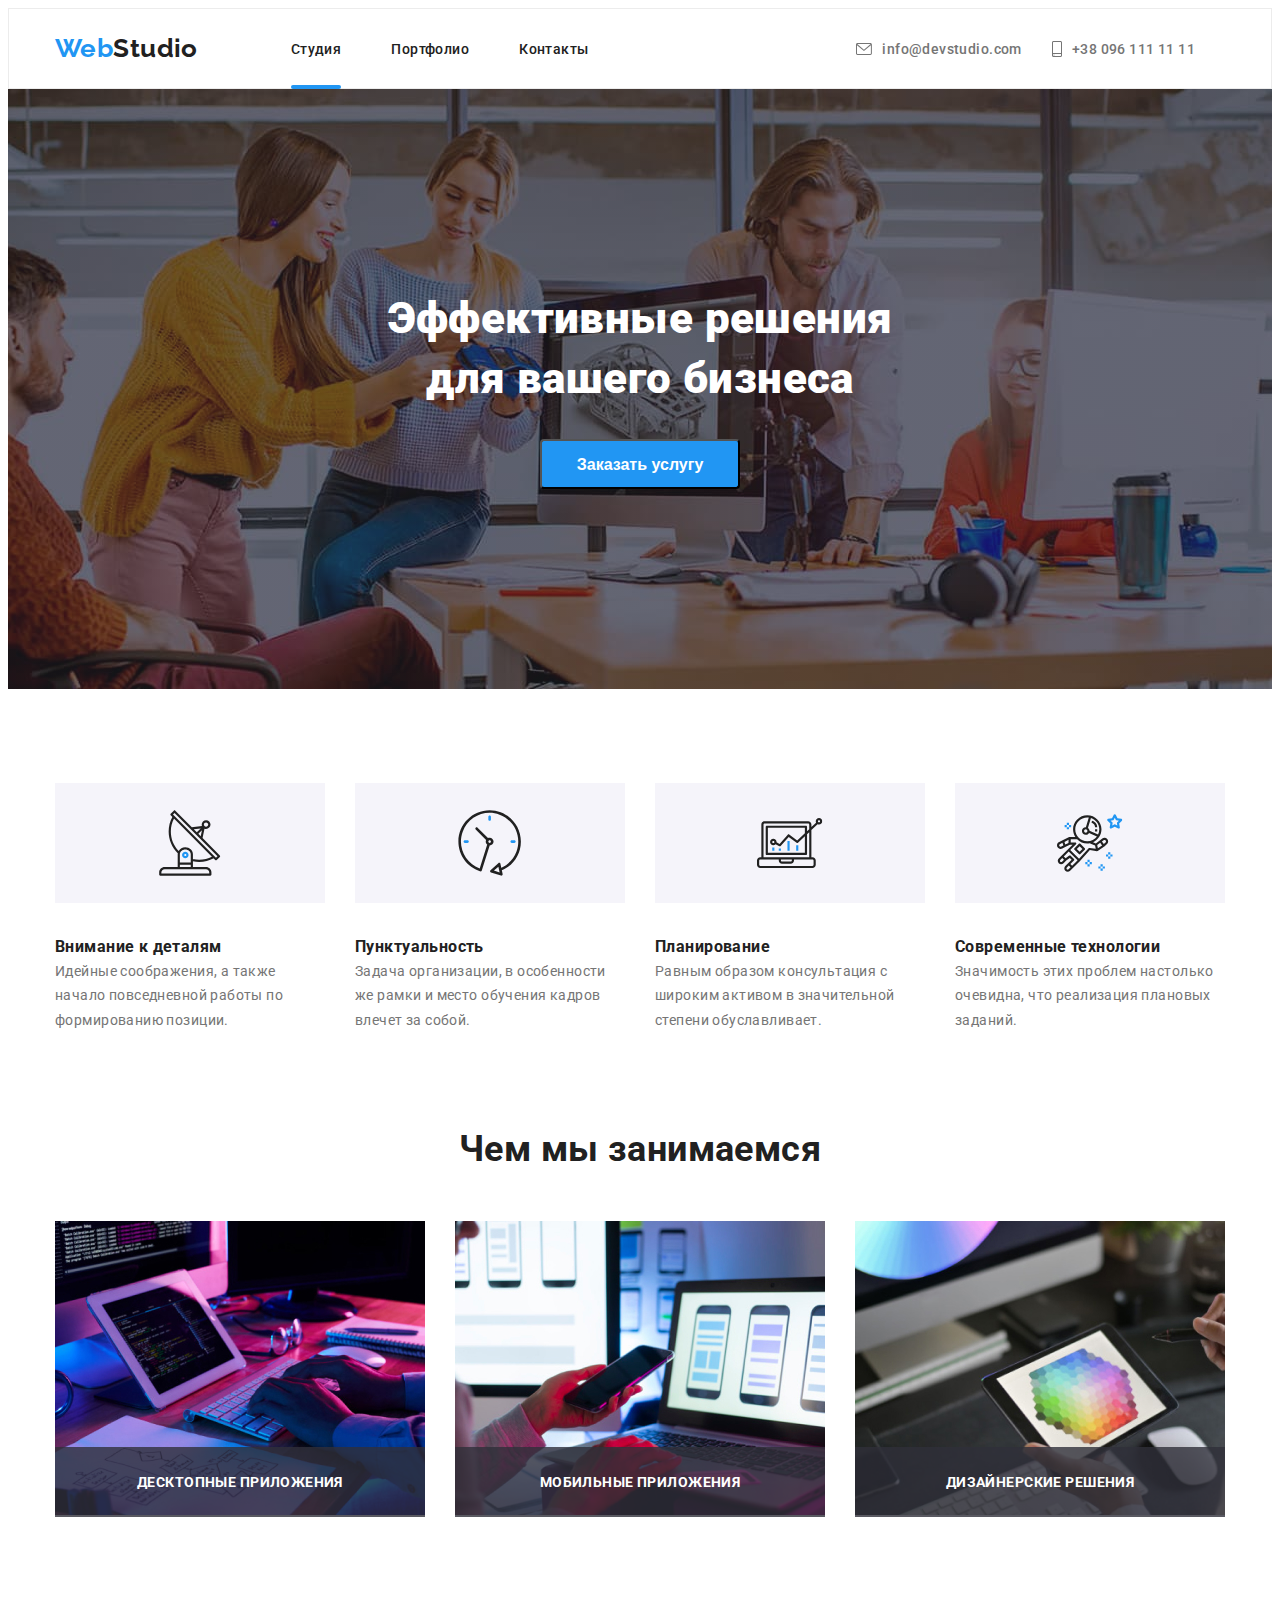
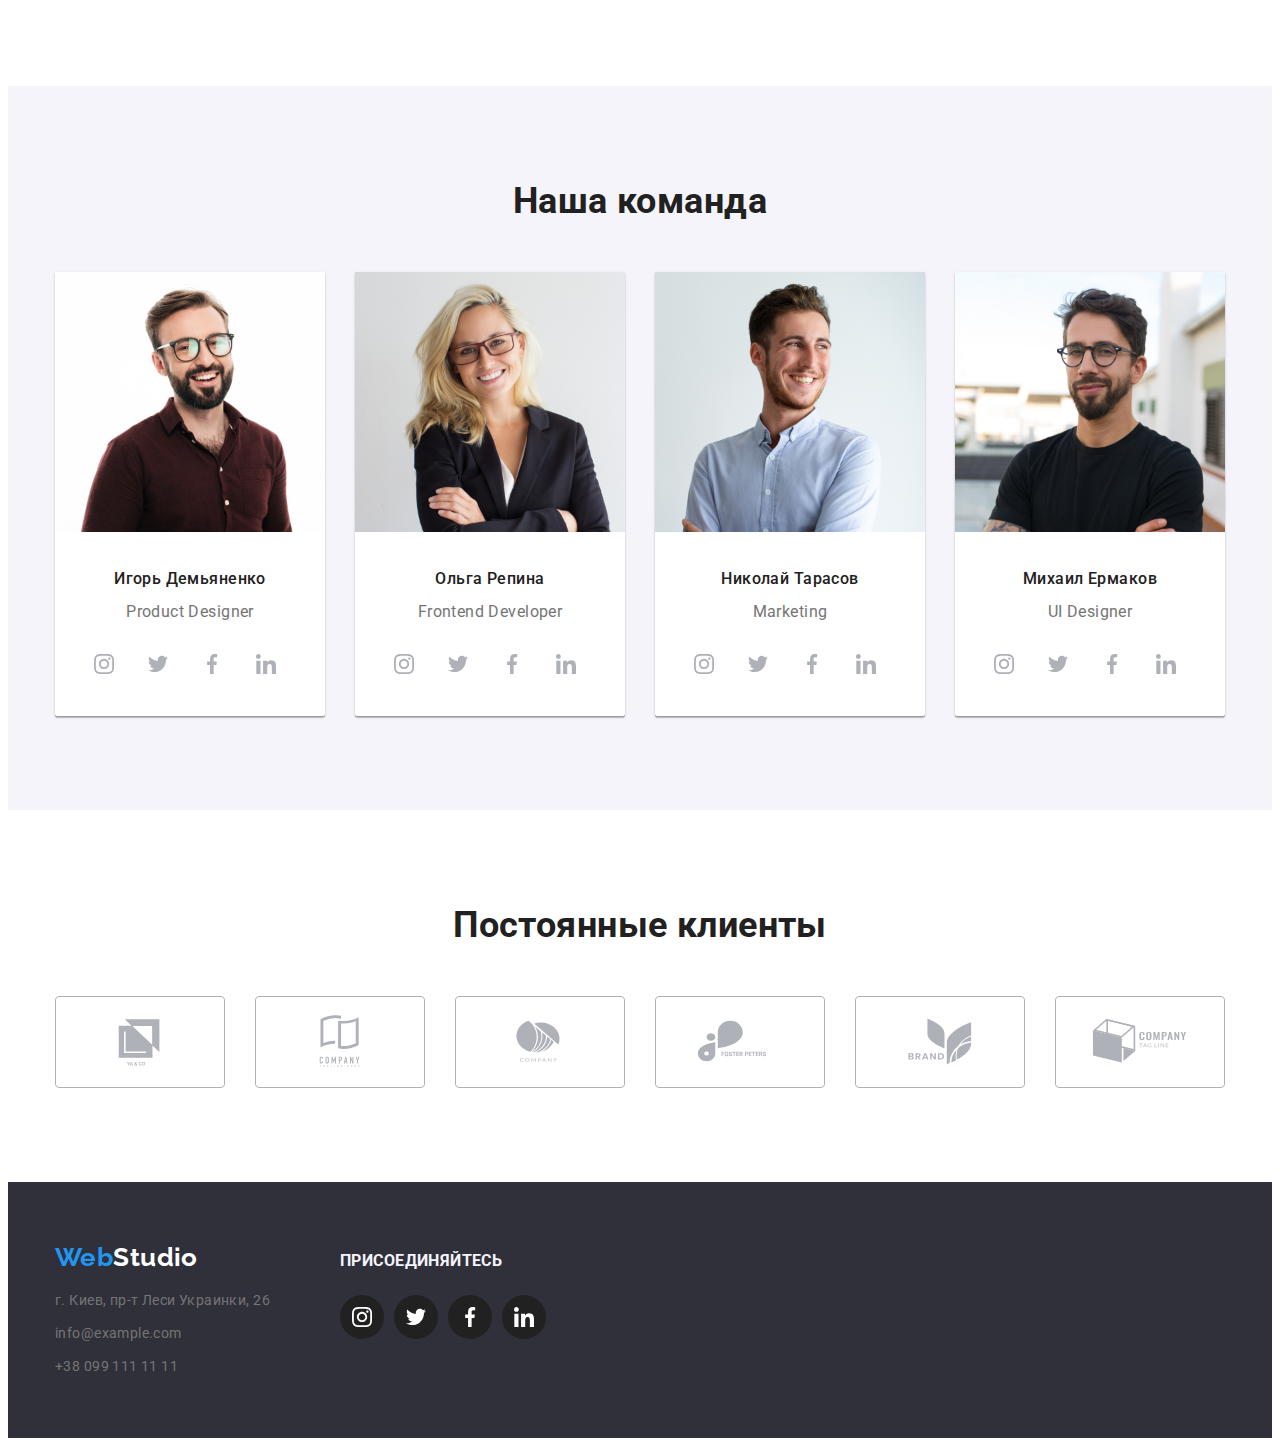
<file: index.html>
<!DOCTYPE html>
<html lang="ru">

<head>
    <meta charset="UTF-8">
    <meta http-equiv="X-UA-Compatible" content="IE=edge">
    <meta name="viewport" content="width=device-width, initial-scale=1.0">
    <title>Ilinskii_sergei</title>
        <link rel="portfolio" href="portfolio.html">
    <link rel="preconnect" href="https://fonts.googleapis.com">
    <link rel="preconnect" href="https://fonts.gstatic.com" crossorigin>

    <link href="https://fonts.googleapis.com/css2?family=Raleway:wght@400;500;700&family=Roboto:wght@400;500;700&display=swap"
    rel="stylesheet">
    <link rel="stylesheet" href="https://cdnjs.cloudflare.com/ajax/libs/modern-normalize/1.1.0/modern-normalize.min.css"
        integrity="sha512-wpPYUAdjBVSE4KJnH1VR1HeZfpl1ub8YT/NKx4PuQ5NmX2tKuGu6U/JRp5y+Y8XG2tV+wKQpNHVUX03MfMFn9Q=="
        crossorigin="anonymous" referrerpolicy="no-referrer" />

    <link rel="stylesheet" href="css/style.css">
</head>

<body class="body">
    <!--Container-->

    <!--верхняя линия-->
    <header class="header">
        <div class="container header-container">

            <nav class="header-nav">
                <a href="index.html" class="web-studio-header" target="_blank">Web<span class="heder-web">Studio</span></a>
                <ul class="drei-button">
                    <li class="drei-button-item"><a class="nav-link navigation-link" href="index.html" style="text-decoration: none;"><span class="color-block-a">Студия</span></a></li>
                    <li class="drei-button-item"><a  href="portfolio.html" style="text-decoration: none;"><span class="color-block-a">Портфолио</span></a></li>
                    <li class="drei-button-item"><a  href="Контакты" style="text-decoration: none;"><span class="color-block-a">Контакты</span></a></li>
                </ul>
            </nav>

            <ul class="zwei-button">

                <li class="icon-header">
                    <a href="https://info@devstudio.com" class="icon-header-linc" style="text-decoration: none;" target="_blank" rel="">
                        <svg class="icon-header-item" width="16" height="12">
                            <use href="./img/icons.svg#icon-envelope-hover"></use>       
                        </svg>
                    </a>
                
                    <a href="https://info@devstudio.com" style="text-decoration: none;" target="_blank" rel=""><span class="zwei-button-item icon-header-item color-block">info@devstudio.com</span></a>
                </li>
            

                           
                <li class="icon-header">
                    <a href="tel:+380961111111" class="icon-header-linc">
                        <svg class="icon-header-item" width="10" height="16">
                            <use href="./img/icons.svg#icon-smartphone"></use>
                        </svg>
                    </a>
                                                
                    <a href="tel:+380961111111" style="text-decoration: none;"><span class="zwei-button-item icon-header-item color-block">+38 096 111 11 11</span></a>
                </li>
            </ul>
        </div>

    </header>
    
    <main>

        <!--шапка-->
        <section class="hero">
            <div class="container">
                <h1 class="effective">Эффективные решения<br>для вашего бизнеса</h1>
                
                <button data-modal-open class="to-order" type="button">Заказать услугу</button>

                <!-- <div class="backdrop is-hidden" data-modal>
                    <div class="modal">
                        <p class="">
                            Добрый вечер! Щедрый вечер!
                        </p>
                        <ul>
                            <li class="close">
                                <a href="" class="close-mod">
                                   
                                </a>
                            </li>
                        </ul>
                        <button data-modal-close class="data-modal-close"><svg class="close-modal" width="30" height="30">
                            <use href="./img/close.svg#icon-close-black"></use>
                        </svg></button>
                    </div>
                </div> -->

            </div>
        </section>

        <!--особенности-->
        <section class="section section-help">
            <div class="container">
                <!--<h2>Главная</h2>-->
                <ul class="icon-item">

                    <li class="peculiaritiese-item">
                        <a class="peculiaritiese-link">
                            <svg class="peculiaritiese-icon" width="65.32" height="70">
                                <use href="./img/icons.svg#icon-antenna"></use>
                            </svg>
                        </a>
                    </li>

                    <li class="peculiaritiese-item">
                        <a class="peculiaritiese-link">
                            <svg class="peculiaritiese-icon" width="65.32" height="70">
                                <use href="./img/icons.svg#icon-clock"></use>
                            </svg>
                        </a>
                    </li>

                    <li class="peculiaritiese-item">
                        <a class="peculiaritiese-link">
                            <svg class="peculiaritiese-icon" width="65.32" height="70">
                                <use href="./img/icons.svg#icon-diagram"></use>
                            </svg>
                        </a>
                    </li>
                    <li class="peculiaritiese-item">
                        <a class="peculiaritiese-link">
                            <svg class="peculiaritiese-icon" width="65.32" height="70">
                                <use href="./img/icons.svg#icon-astronaut"></use>
                            </svg>
                        </a>
                    </li>

                </ul>

                <ul class="peculiaritiese">
                    
                    <li class="block">
                        <h3 class="block-name">Внимание к деталям</h3>
                        <p class="block-text">Идейные соображения, а также начало повседневной работы по формированию
                            позиции.</p>
                    </li>

                    <li class="block">
                        <h3 class="block-name">Пунктуальность</h3>
                        <p class="block-text">Задача организации, в особенности же рамки и место обучения кадров влечет
                            за собой.</p>
                    </li>

                    <li class="block">
                        <h3 class="block-name">Планирование</h3>
                        <p class="block-text">Равным образом консультация с широким активом в значительной степени
                            обуславливает.</p>
                    </li>

                    <li class="block">
                        <h3 class="block-name">Современные технологии</h3>
                        <p class="block-text">Значимость этих проблем настолько очевидна, что реализация плановых
                            заданий.
                        </p>
                    </li>

                </ul>
            </div>

        </section>

        <!--Чем мы занимаемся-->
        <section class="section how">
            <div class="container">
                <h2 class="how-a">Чем мы занимаемся</h2>
                
                <ul class="imgbox">
                    <li class="imgbox-a">
                        
                        <img src="img/box1.jpg" alt="foto1" width="370" height="294">

                        <div class="box-imgbox">
                            <div class="overlay-a">
                                <p>Десктопные приложения</p>
                            </div>
                        </div>


                    </li>

                    <li class="imgbox-a">
                        
                        <img src="img/box2.jpg" alt="foto2" width="370" height="294">

                        <div class="box-imgbox">
                            <div class="overlay-a">
                                <p>Мобильные приложения</p>
                            </div>
                        </div>
                    </li>

                    <li class="imgbox-a">
                      
                        <img src="img/box3.jpg" alt="foto3" width="370" height="294">

                        <div class="box-imgbox">
                            <div class="overlay-a">
                                <p>Дизайнерские решения</p>
                            </div>
                        </div>
                    </li>

                </ul>
            </div>
        </section>

        <!--Наша команда-->
        <section class="section ourteam">

            <div class="container">
                <h2 class="our">
                    Наша команда
                </h2>

                <ul class="fotogrupp">
                    <!-- -->
                    <li class="foto-a">
                        <!---->
                        <img class="foto-gr" src="img/IgorDemyanenko.jpg" alt="foto Igor Demyanenko" width="270"
                            height="260">
                        <div class="name-i-s">
                            <h3 class="name-img">Игорь Демьяненко</h3>
                            <!--class="NameIgor"-->
                            <p class="name-specialitat">Product Designer</p>
                            <!--class="Product"-->
                            <ul class="manager-social list social-list">
                                <li class="social-item manager-social-item">
                                    <a href="" class="social-link">
                                        <svg class="social-icon" width="20" height="20">
                                            <use href="./img/icons.svg#icon-instagram"></use>
                                        </svg>
                                    </a>

                                </li>
                                <li class="social-item manager-social-item">
                                    <a href="" class="social-link">
                                        <svg class="social-icon" width="20" height="20">
                                            <use href="./img/icons.svg#icon-twitter"></use>
                                        </svg>
                                    </a>
                                
                                </li>
                                <li class="social-item manager-social-item">
                                    <a href="" class="social-link">
                                        <svg class="social-icon" width="20" height="20">
                                            <use href="./img/icons.svg#icon-facebook"></use>
                                        </svg>
                                    </a>
                                
                                </li>
                                <li class="social-item manager-social-item">
                                    <a href="" class="social-link">
                                        <svg class="social-icon" width="20" height="20">
                                            <use href="./img/icons.svg#icon-linkedin"></use>
                                        </svg>
                                    </a>
                                
                                </li>
                            </ul>
                        </div>

                    </li>

                    <li class="foto-a">
                        <!---->
                        <img class="foto-gr" src="img/OlhaRepina.jpg" alt="foto Olga Repin" width="270" height="260">
                        <div class="name-i-s">
                            <h3 class="name-img">Ольга Репина</h3>
                            <!--class="imgOlha"-->
                            <p class="name-specialitat">Frontend Developer</p>
                            <!--class="Frontend"-->
                            <ul class="manager-social list social-list">
                                <li class="social-item manager-social-item">
                                    <a href="" class="social-link">
                                        <svg class="social-icon" width="20" height="20">
                                            <use href="./img/icons.svg#icon-instagram"></use>
                                        </svg>
                                    </a>
                            
                                </li>
                                <li class="social-item manager-social-item">
                                    <a href="" class="social-link">
                                        <svg class="social-icon" width="20" height="20">
                                            <use href="./img/icons.svg#icon-twitter"></use>
                                        </svg>
                                    </a>
                            
                                </li>
                                <li class="social-item manager-social-item">
                                    <a href="" class="social-link">
                                        <svg class="social-icon" width="20" height="20">
                                            <use href="./img/icons.svg#icon-facebook"></use>
                                        </svg>
                                    </a>
                            
                                </li>
                                <li class="social-item manager-social-item">
                                    <a href="" class="social-link">
                                        <svg class="social-icon" width="20" height="20">
                                            <use href="./img/icons.svg#icon-linkedin"></use>
                                        </svg>
                                    </a>
                            
                                </li>
                            </ul>
                        </div>
                    </li>

                    <li class="foto-a">
                        <img class="foto-gr" src="img/NicolaTarasov.jpg" alt="foto Nicolay Tarasov" width="270"
                            height="260">
                        <div class="name-i-s">
                            <h3 class="name-img">Николай Тарасов</h3>
                            <!--class="imgNicola"-->
                            <p class="name-specialitat">Marketing</p>
                            <!--Marketing-->
                            <ul class="manager-social list social-list">
                                <li class="social-item manager-social-item">
                                    <a href="" class="social-link">
                                        <svg class="social-icon" width="20" height="20">
                                            <use href="./img/icons.svg#icon-instagram"></use>
                                        </svg>
                                    </a>
                            
                                </li>
                                <li class="social-item manager-social-item">
                                    <a href="" class="social-link">
                                        <svg class="social-icon" width="20" height="20">
                                            <use href="./img/icons.svg#icon-twitter"></use>
                                        </svg>
                                    </a>
                            
                                </li>
                                <li class="social-item manager-social-item">
                                    <a href="" class="social-link">
                                        <svg class="social-icon" width="20" height="20">
                                            <use href="./img/icons.svg#icon-facebook"></use>
                                        </svg>
                                    </a>
                            
                                </li>
                                <li class="social-item manager-social-item">
                                    <a href="" class="social-link">
                                        <svg class="social-icon" width="20" height="20">
                                            <use href="./img/icons.svg#icon-linkedin"></use>
                                        </svg>
                                    </a>
                            
                                </li>
                            </ul>
                        </div>

                    </li>

                    <li class="foto-a">
                        <img class="foto-gr" src="img/MihailErmakov.jpg" alt="foto Michail Ermakov" width="270"
                            height="260">
                        <div class="name-i-s">
                            <h3 class="name-img">Михаил Ермаков</h3>
                            <!--class="imgMihail"-->
                            <p class="name-specialitat">UI Designer</p>
                            <!--UI-->
                            <ul class="manager-social list social-list">
                                <li class="social-item manager-social-item">
                                    <a href="" class="social-link">
                                        <svg class="social-icon" width="20" height="20">
                                            <use href="./img/icons.svg#icon-instagram"></use>
                                        </svg>
                                    </a>
                            
                                </li>
                                <li class="social-item manager-social-item">
                                    <a href="" class="social-link">
                                        <svg class="social-icon" width="20" height="20">
                                            <use href="./img/icons.svg#icon-twitter"></use>
                                        </svg>
                                    </a>
                            
                                </li>
                                <li class="social-item manager-social-item">
                                    <a href="" class="social-link">
                                        <svg class="social-icon" width="20" height="20">
                                            <use href="./img/icons.svg#icon-facebook"></use>
                                        </svg>
                                    </a>
                            
                                </li>
                                <li class="social-item manager-social-item">
                                    <a href="" class="social-link">
                                        <svg class="social-icon" width="20" height="20">
                                            <use href="./img/icons.svg#icon-linkedin"></use>
                                        </svg>
                                    </a>
                            
                                </li>
                            </ul>
                        </div>
                    </li>
                </ul>
            </div>

        </section>

        <section class="section customers">
            <h3 class="regular-customers">
                Постоянные клиенты
            </h3>
            <ul class="customers-social">

                <li class="customers-item">
                    <a href="" class="customers-link">
                        <svg class="customers-icon" width="106" height="60">
                            <use href="./img/icons.svg#icon-logo"></use>
                        </svg>
                    </a>
                
                </li>
                <li class="customers-item">
                    <a href="" class="customers-link">
                        <svg class="customers-icon" width="106" height="60">
                            <use href="./img/icons.svg#icon-logo-1"></use>
                        </svg>
                    </a>
                
                </li>
                <li class="customers-item">
                    <a href="" class="customers-link">
                        <svg class="customers-icon" width="106" height="60">
                            <use href="./img/icons.svg#icon-logo-2"></use>
                        </svg>
                    </a>
                
                </li>
                <li class="customers-item">
                    <a href="" class="customers-link">
                        <svg class="customers-icon" width="106" height="60">
                            <use href="./img/icons.svg#icon-logo-3"></use>
                        </svg>
                    </a>
                
                </li>
                <li class="customers-item">
                    <a href="" class="customers-link">
                        <svg class="customers-icon" width="160" height="60">
                            <use href="./img/icons.svg#icon-logo-4"></use>
                        </svg>
                    </a>
                
                </li>
                <li class="customers-item">
                    <a href="" class="customers-link">
                        <svg class="customers-icon" width="106" height="60">
                            <use href="./img/icons.svg#icon-logo-6"></use>
                        </svg>
                    </a>
                
                </li>
                          
            </ul>

        </section>


    </main>

    <!--подвал-->
    <footer class="footer">
        <div class="container footer-alle">
            <div>

                <a href="index.html" class="web-studio-footer" target="_blank">Web<span class="footer-studio">Studio</span></a>
                <address>
                    <ul class="adress">
                        <li class="adress-item"><a href="г.-Киев,-пр-т-Леси-Украинки,-26" class="footer-a">г. Киев, пр-т Леси Украинки, 26</a></li>
                        <li class="adress-item"><a href="httpsinfom" class="footer-a" target="_blank">info@example.com</a></li>
                        <li class="adress-item"><a href="tel+38-099-111-11-11" class="footer-a">+38 099 111 11 11</a></li>
                    </ul>
                </address>
            </div>

            <div class="footer-social">

                <h3 class="foter-join">ПРИСОЕДИНЯЙТЕСЬ</h3>
                                        
                <ul class="list footer-social-list">
                    
                    <li class="social-item footer-social-item">
                        <a href="" class="social-link footer-social-link">
                            <svg class="footer-social-icon" width="20" height="20">
                                <use href="./img/icons.svg#icon-instagram"></use>
                            </svg>
                        </a>
            
                    </li>
                    <li class="social-item footer-social-item">
                        <a href="" class="social-link footer-social-link">
                            <svg class="footer-social-icon" width="20" height="20">
                                <use href="./img/icons.svg#icon-twitter"></use>
                            </svg>
                        </a>
            
                    </li>
                    <li class="social-item footer-social-item">
                        <a href="" class="social-link footer-social-link">
                            <svg class="footer-social-icon" width="20" height="20">
                                <use href="./img/icons.svg#icon-facebook"></use>
                            </svg>
                        </a>
            
                    </li>
                    <li class="social-item footer-social-item">
                        <a href="" class="social-link footer-social-link">
                            <svg class="footer-social-icon" width="20" height="20">
                                <use href="./img/icons.svg#icon-linkedin"></use>
                            </svg>
                        </a>
            
                    </li>
                </ul>
            </div>

        </div>
           
    </footer>

    <div class="backdrop is-hidden" data-modal>
        <div class="modal">
            <p class="">
                Добрый вечер! Щедрый вечер!
            </p>
            <ul>
                <li class="close">
                    <a href="" class="close-mod">
    
                    </a>
                </li>
            </ul>
            <button data-modal-close class="data-modal-close"><svg class="close-modal" width="30" height="30">
                    <use href="./img/close.svg#icon-close-black"></use>
                </svg></button>
        </div>
    </div>

    <script src="./js/modal.js"></script>
</body>


</html>
</file>
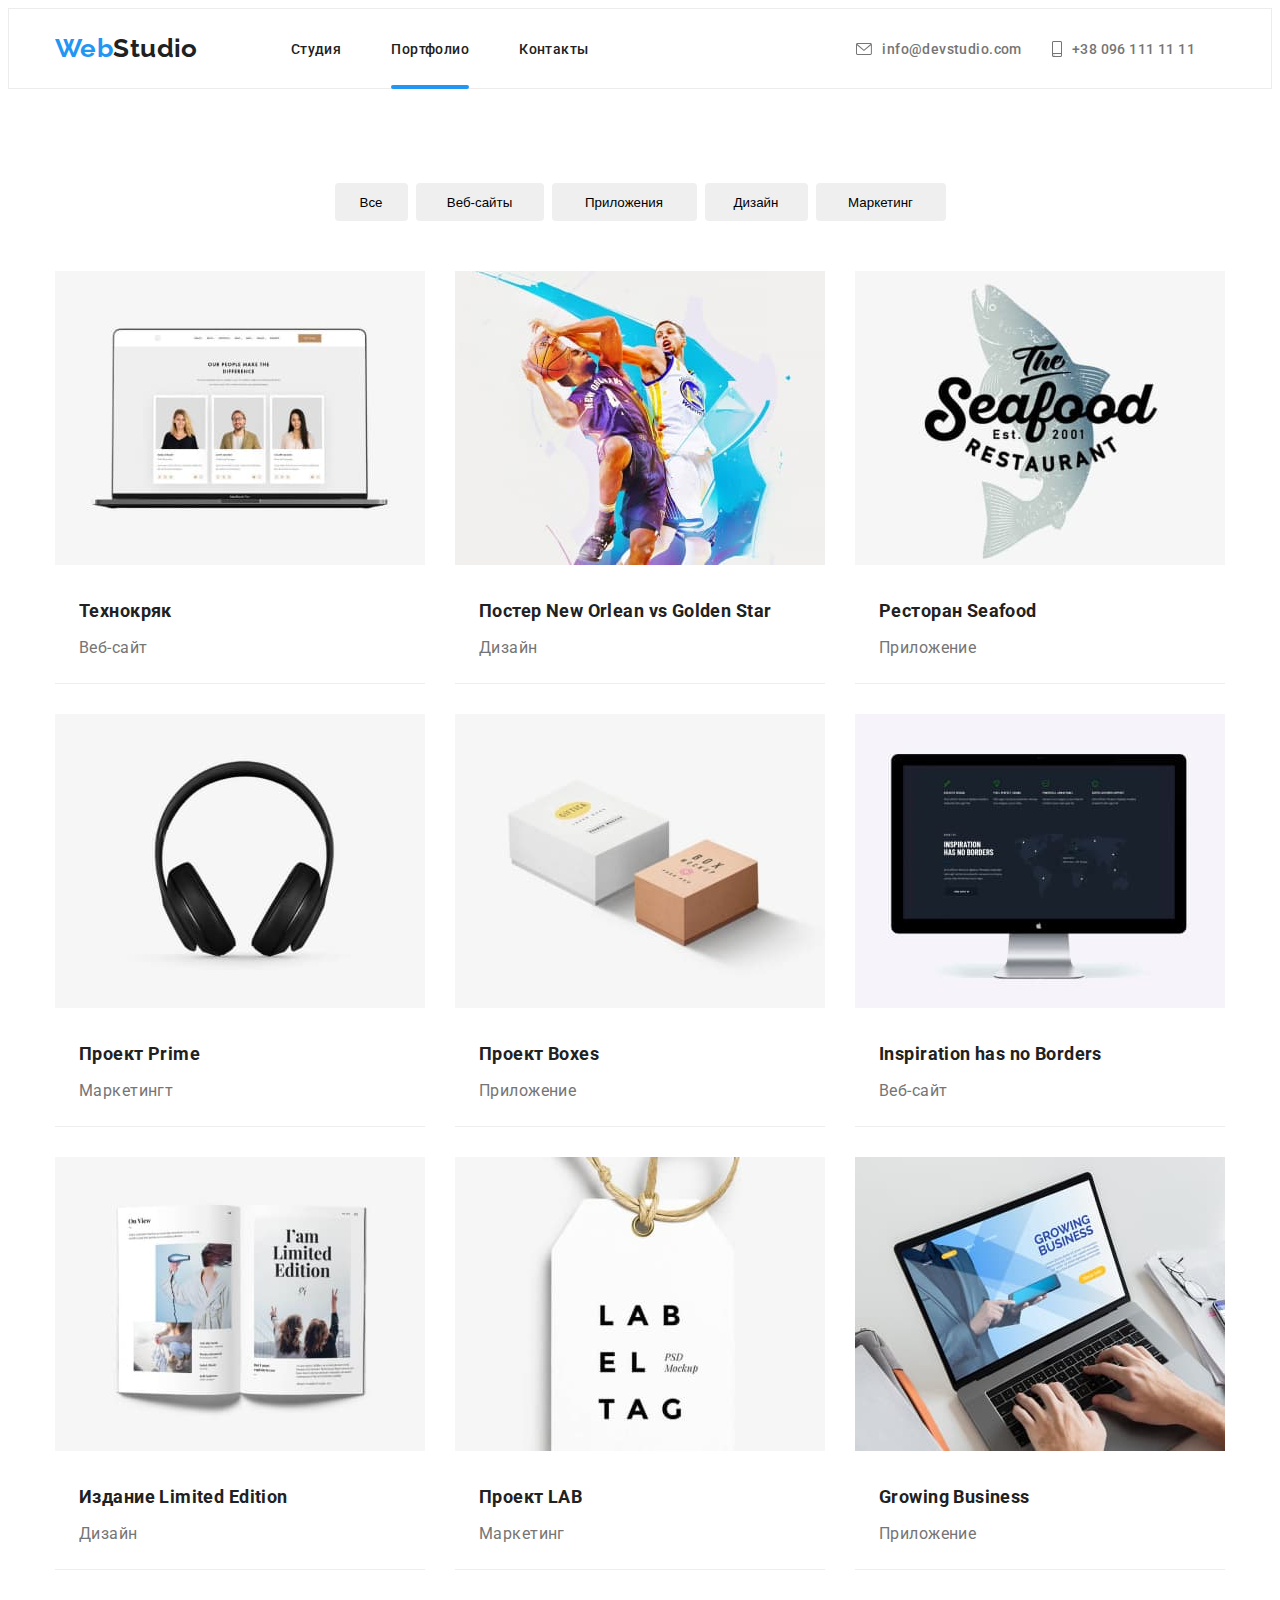
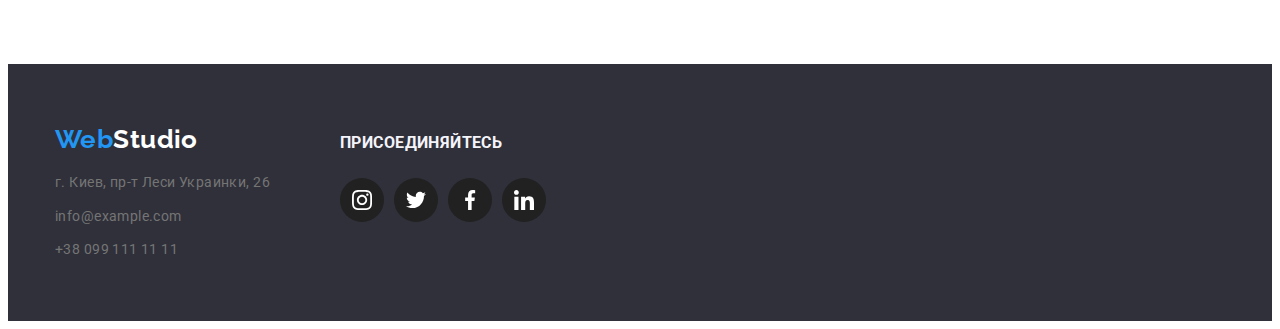
<file: portfolio.html>
<!DOCTYPE html>
<html lang="ru">

<head>
    <meta charset="UTF-8">
    <meta http-equiv="X-UA-Compatible" content="IE=edge">
    <meta name="viewport" content="width=device-width, initial-scale=1.0">
    <title>portfolio</title>

    <link href="https://fonts.googleapis.com/css2?family=Raleway:wght@400;500;700&family=Roboto:wght@400;500;700&display=swap" rel="stylesheet">
    <link rel="stylesheet" href="https://cdnjs.cloudflare.com/ajax/libs/modern-normalize/1.1.0/modern-normalize.min.css"
        integrity="sha512-wpPYUAdjBVSE4KJnH1VR1HeZfpl1ub8YT/NKx4PuQ5NmX2tKuGu6U/JRp5y+Y8XG2tV+wKQpNHVUX03MfMFn9Q=="
        crossorigin="anonymous" referrerpolicy="no-referrer" />

    <link rel="stylesheet" href="css/style.css">
</head>

<body class="body">
    <!--Container-->

    <!--верхняя линия-->
    <header class="header">
        <div class="container header-container">

            <nav class="header-nav">
                <a href="index.html" class="web-studio-header" target="_blank">Web<span class="heder-web">Studio</span></a>
                <ul class="drei-button">
                    <li class="drei-button-item"><a href="index.html" style="text-decoration: none;"><span class="color-block-a">Студия</span></a></li>
                    <li class="drei-button-item"><a class="nav-link navigation-link" href="portfolio.html"  style="text-decoration: none;"><span class="color-block-a portfolio">Портфолио</span></a></li>
                    <li class="drei-button-item"><a href="Контакты" style="text-decoration: none;"><span class="color-block-a">Контакты</span></a></li>
                </ul>
            </nav>

            <ul class="zwei-button">
            
                <li class="icon-header">
                    <a href="https://info@devstudio.com" class="icon-header-linc" style="text-decoration: none;" target="_blank"
                        rel="">
                        <svg class="icon-header-item" width="16" height="12">
                            <use href="./img/icons.svg#icon-envelope-hover"></use>
                        </svg>
                    </a>
            
                    <a href="https://info@devstudio.com" style="text-decoration: none;" target="_blank" rel=""><span class="zwei-button-item icon-header-item color-block">info@devstudio.com</span>
                    </a>
                </li>
            
            
            
                <li class="icon-header">
                    <a href="tel:+380961111111" class="icon-header-linc">
                        <svg class="icon-header-item" width="10" height="16">
                            <use href="./img/icons.svg#icon-smartphone"></use>
                        </svg>
                    </a>
            
                    <a href="tel:+380961111111" style="text-decoration: none;"><span class="zwei-button-item icon-header-item color-block">+38 096 111 11 11</span>
                    </a>
                </li>
            </ul>
        </div>

    </header>


    <main class="button-poster">
        <section class="section section-help button">
            <div class="container">
                <!--<h1>Portfolio</h1>-->
                <!--knopka-->

                <ul class="alle-button">
                    <li class="button-all"> <button class="button-a button-alle" type="button">Все</button></li>

                    <li class="button-all"><button class="button-b button-alle" type="button">Веб-сайты</button></li>

                    <li class="button-all"><button class="button-c button-alle" type="button">Приложения</button></li>

                    <li class="button-all"><button class="button-d button-alle" type="button">Дизайн</button></li>

                    <li class="button-all"><button class="button-e button-alle" type="button">Маркетинг</button></li>
                </ul>


                <ul class="poster">
                    
                    <li class="poster-blank">
                        <div class="box-poster">
                            <div class="overlay ">
                                <p> Технокряк это современная площадка распространения коронавируса. Компании используют эту
                                платформу для цифрового шпионажа и атак на защищённые сервера конкурентов.
                                </p>
                            </div>
                        </div>
                                              
                        <a href="poster-ale" class="poster-foto technokryak" target="_blank"><img src="img/Technokryak.jpg" alt="Technokryak" width="370" height="294">
                            
                            <div class="poster-container">
                                <h2 class="poster-name">Технокряк</h2>
                                <p class="poster-text">Веб-сайт</p>
                            </div>
                        </a>
                        
                    </li>

                    <li class="poster-blank">
                        <div class="box-poster">
                            <div class="overlay"> Технокряк это современная площадка распространения коронавируса. Компании используют эту
                                платформу для цифрового шпионажа и атак на защищённые сервера конкурентов.
                            </div>
                        </div>
                        <a href="poster-ale" class="poster-foto new-orleanvs" target="_blank"><img src="img/NewOrleanvsGoldenStar.jpg" alt="New Orleanvs Golden Star" width="370" height="294">
                            
                            <div class="poster-container">
                                <h2 class="poster-name">Постер New Orlean vs Golden Star</h2>
                                <p class="poster-text">Дизайн</p>
                            </div>
                        </a>
                    </li>

                    <li class="poster-blank">
                        <div class="box-poster">
                            <div class="overlay "> Технокряк это современная площадка распространения коронавируса. Компании используют эту
                                платформу для цифрового шпионажа и атак на защищённые сервера конкурентов.
                            </div>
                        </div>
                        <a href="poster-ale" class="poster-foto seafood" target="_blank"><img src="img/Seafood.jpg" alt="Seafood" width="370" height="294">
                            
                            <div class="poster-container">
                                <h2 class="poster-name">Ресторан Seafood</h2>
                                <p class="poster-text">Приложение</p>
                            </div>
                        </a>
                    </li>

                    <li class="poster-blank">
                        <div class="box-poster">
                            <div class="overlay "> Технокряк это современная площадка распространения коронавируса. Компании используют эту
                                платформу для цифрового шпионажа и атак на защищённые сервера конкурентов.
                            </div>
                        </div>
                        <a href="prime" class="poster-foto prime" target="_blank"><img src="img/Prime.jpg" alt="Prime" width="370" height="294">
                            
                            <div class="poster-container">
                                <h2 class="poster-name">Проект Prime</h2>
                                <p class="poster-text">Маркетингт</p>
                            </div>
                        </a>
                    </li>

                    <li class="poster-blank">
                        <div class="box-poster">
                            <div class="overlay ">Технокряк это современная площадка распространения коронавируса. Компании используют эту
                                платформу для цифрового шпионажа и атак на защищённые сервера конкурентов.
                            </div>
                        </div>
                        <a href="poster-ale" class="poster-foto boxes" target="_blank"><img src="img/Boxes.jpg" alt="Boxes" width="370" height="294">
                            
                            <div class="poster-container">
                                <h2 class="poster-name">Проект Boxes</h2>
                                <p class="poster-text">Приложение</p>
                            </div>
                        </a>
                    </li>

                    <li class="poster-blank">
                        <div class="box-poster">
                            <div class="overlay "> Технокряк это современная площадка распространения коронавируса. Компании используют эту
                                платформу для цифрового шпионажа и атак на защищённые сервера конкурентов.
                            </div>
                        </div>
                        <a href="poster-ale" class="poster-foto borders" target="_blank"><img src="img/Borders.jpg" alt="Borders" width="370" height="294">
                          
                            <div class="poster-container">
                                <h2 class="poster-name">Inspiration has no Borders</h2>
                                <p class="poster-text">Веб-сайт</p>
                            </div>
                        </a>
                    </li>

                    <li class="poster-blank">
                        <div class="box-poster">
                            <div class="overlay "> Технокряк это современная площадка распространения коронавируса. Компании используют эту
                                платформу для цифрового шпионажа и атак на защищённые сервера конкурентов.
                            </div>
                        </div>
                        <a href="poster-ale" class="poster-foto limited" target="_blank"><img src="img/LimitedEdition.jpg" alt="Limited Edition" width="370" height="294">
                            
                            <div class="poster-container">
                                <h2 class="poster-name">Издание Limited Edition</h2>
                                <p class="poster-text">Дизайн</p>
                            </div>
                        </a>
                    </li>

                    <li class="poster-blank">
                        <div class="box-poster">
                            <div class="overlay "> Технокряк это современная площадка распространения коронавируса. Компании используют эту
                                платформу для цифрового шпионажа и атак на защищённые сервера конкурентов.
                            </div>
                        </div>
                        <a href="poster-ale" class="poster-foto lab" target="_blank"><img src="img/LAB.jpg" alt="LAB" width="370" height="294">
                            
                            <div class="poster-container">
                                <h2 class="poster-name">Проект LAB</h2>
                                <p class="poster-text">Маркетинг</p>
                            </div>
                        </a>
                    </li>

                    <li class="poster-blank">
                        <div class="box-poster">
                            <div class="overlay "> Технокряк это современная площадка распространения коронавируса. Компании используют эту
                                платформу для цифрового шпионажа и атак на защищённые сервера конкурентов.
                            </div>
                        </div>
                        <a href="poster-ale" class="poster-foto business" target="_blank"><img src="img/Business.jpg" alt="Business" width="370" height="294">
                            
                            <div class="poster-container">
                                <h2 class="poster-name">Growing Business</h2>
                                <p class="poster-text">Приложение</p>
                            </div>
                        </a>
                    </li>
                </ul>
            </div>

        </section>

    </main>

    <!--подвал-->
    <footer class="footer">
        <div class="container footer-alle">
            <div>
    
                <a href="index.html" class="web-studio-footer" target="_blank">Web<span
                        class="footer-studio">Studio</span></a>
                <address>
                    <ul class="adress">
                        <li class="adress-item"><a href="г.-Киев,-пр-т-Леси-Украинки,-26" class="footer-a">г. Киев, пр-т Леси Украинки, 26</a></li>
                        <li class="adress-item"><a href="httpsinfom" class="footer-a" target="_blank">info@example.com</a></li>
                        <li class="adress-item"><a href="tel+38-099-111-11-11" class="footer-a">+38 099 111 11 11</a></li>
                    </ul>
                </address>
            </div>
    
            <div class="footer-social">
    
                <h3 class="foter-join">ПРИСОЕДИНЯЙТЕСЬ</h3>
    
                <ul class="list footer-social-list">
    
                    <li class="social-item footer-social-item">
                        <a href="" class="social-link footer-social-link">
                            <svg class="footer-social-icon" width="20" height="20">
                                <use href="./img/icons.svg#icon-instagram"></use>
                            </svg>
                        </a>
    
                    </li>
                    <li class="social-item footer-social-item">
                        <a href="" class="social-link footer-social-link">
                            <svg class="footer-social-icon" width="20" height="20">
                                <use href="./img/icons.svg#icon-twitter"></use>
                            </svg>
                        </a>
    
                    </li>
                    <li class="social-item footer-social-item">
                        <a href="" class="social-link footer-social-link">
                            <svg class="footer-social-icon" width="20" height="20">
                                <use href="./img/icons.svg#icon-facebook"></use>
                            </svg>
                        </a>
    
                    </li>
                    <li class="social-item footer-social-item">
                        <a href="" class="social-link footer-social-link">
                            <svg class="footer-social-icon" width="20" height="20">
                                <use href="./img/icons.svg#icon-linkedin"></use>
                            </svg>
                        </a>
    
                    </li>
                </ul>
            </div>
    
        </div>
    
    
    </footer>

</body>


</html>
</file>
<file: css/style.css>
/**основные цвета**/
:root {
  --brand-color-title: #212121;
  --brand-color-text: #757575;
  --brand-color-substrate: #2f303a;
  --brand-color-basic: #2196f3;
  --brand-color-name: #ffffff;
  --brand-color-line: #ececec;
  --brand-color-back: #f5f4fa;
  --brand-color-backgraund: rgba(47, 48, 58, 0.4);
  --brand-color-nummer: rgba(245, 244, 250, 1);
  --brand-color-link: #afb1b8;
  --brand-color-recht: rgba(238, 238, 238, 1);
  --brand-color-schadow: #e5e5e5;
  --brand-color-imgbox: rgb(47, 48, 58, 0.8);
  --brand-color-backdrop-index: rgba(0, 0, 0, 0.2);
  --brand-color-basic-overlay: rgba(33, 150, 243, 0.9);
}
/**изменения цвета кнопки**/
.header .color-block:hover,
.header .color-block:focus,
.header .color-block-a:hover,
.header .color-block-a:focus {
  /*  background-color: var(--brand-color-name); */
  color: var(--brand-color-basic);
  transition: color 250ms, cubic-bezier(0.4, 0, 0.2, 1),
    background-color 250ms cubic-bezier(0.4, 0, 0.2, 1);
  /*  transition-duration: cubic-bezier(0.4, 0, 0.2, 1); */
  transition-timing-function: cubic-bezier(0.4, 0, 0.2, 1);
  transition-duration: 250ms;
}
.button .button-alle:hover,
.button .button-alle:focus {
  background-color: var(--brand-color-basic);
  color: var(--brand-color-name);
  box-shadow: 0 2px 2px 0 var(--brand-color-link);
  transition-timing-function: cubic-bezier(0.4, 0, 0.2, 1);
  transition-duration: 250ms;
}
.adress .footer-a:hover,
.adress .footer-a:focus {
  color: var(--brand-color-name);
  transition-timing-function: cubic-bezier(0.4, 0, 0.2, 1);
  transition-duration: 250ms;
}
.poster .poster-blank:hover,
.poster .poster-blank:focus {
  /**display: flex;**/
  box-shadow: 0px 1px 1px rgba(0, 0, 0, 0.12), 0px 4px 4px rgba(0, 0, 0, 0.06),
    1px 4px 6px rgba(0, 0, 0, 0.16);
  transition-timing-function: cubic-bezier(0.4, 0, 0.2, 1);
  transition-duration: 250ms;
}

* {
  box-sizing: border-box;
}
p,
h1,
h2,
h3,
h4,
h5,
h6 {
  margin: 0;
}
ul {
  margin: 0;
  padding: 0;
  list-style: none;
}
button {
  cursor: pointer;
}
body {
  font-family: Roboto;
  color: var(--brand-color-title);
  font-size: 14px;
  line-height: 1.72;
  background-color: var(--brand-color-name);
  letter-spacing: 0.03em;
}

.section {
  padding-top: 94px;
  padding-bottom: 94px;
}

.section-help {
  padding-bottom: 0px;
}

.container {
  width: 1200px;
  padding-left: 15px;
  padding-right: 15px;
  margin-left: auto;
  margin-right: auto;
}
/**верхняя линия**/
.header {
  border: 1px solid var(--brand-color-line);
}
.header-container {
  margin: 0 auto;
  display: flex;
  align-items: center;
}
.web-studio-header {
  padding-top: 24px;
  padding-bottom: 25px;
  font-family: Raleway;
  font-size: 26px;
  line-height: 1.17;
  color: var(--brand-color-basic);
  font-weight: 700;
  text-decoration: none;
}
.web-studio-footer {
  font-family: Raleway;
  font-size: 26px;
  line-height: 1.17;
  color: var(--brand-color-basic);
  font-weight: 700;
  text-decoration: none;
}

.heder-web {
  color: var(--brand-color-title);
}
.footer-studio {
  color: var(--brand-color-name);
}
.color-block-a {
  color: var(--brand-color-title);
}
.color-block {
  color: var(--brand-color-text);
}

.header-nav {
  display: flex;
  align-items: center;
}
.drei-button {
  display: flex;
  margin-left: 93px;
}

.drei-button-item {
  font-weight: 500;
  line-height: 1.17;
  color: var(--brand-color-title);
  margin-right: 50px;
  padding-top: 10px;
  padding-bottom: 10px;
}

.zwei-button {
  display: flex;
  margin-left: auto;
  align-items: center;
}
.zwei-button-item {
  font-weight: 500;
  line-height: 1.17;
  color: var(--brand-color-text);
}
.zwei-button-item:not(:last-child) {
  margin-right: 50px;
}
.nav-link::after {
  content: "";
  opacity: 1;
  position: absolute;
  display: block;
  bottom: -32.5px;
  width: 100%;
  height: 4px;
  border-radius: 4px;
  background-color: var(--brand-color-basic);
}
.navigation-link {
  position: relative;
}

/**.icon-header-linc:hover,
.icon-header-linc:focus {
  background-color: var(--brand-color-name);
  fill: var(--brand-color-basic);
  transition-duration: cubic-bezier(0.4, 0, 0.2, 1);
}**/

.icon-header .icon-header-item:hover,
.icon-header .icon-header-item:focus {
  background-color: var(--brand-color-name);
  fill: var(--brand-color-basic);
  transition-timing-function: cubic-bezier(0.4, 0, 0.2, 1);
  transition-duration: 250ms;
}
.icon-header:hover .icon-header-item,
.icon-header:focus .icon-header-item {
  color: var(--brand-color-basic);
  transition-timing-function: cubic-bezier(0.4, 0, 0.2, 1);
  transition-duration: 250ms;
}

.icon-header:hover,
.icon-header:focus {
  fill: var(--brand-color-basic);
  transition-timing-function: cubic-bezier(0.4, 0, 0.2, 1);
  transition-duration: 250ms;
}
.icon-header:hover .icon-header-item,
.icon-header:focus .icon-header-item {
  fill: var(--brand-color-basic);
  transition-timing-function: cubic-bezier(0.4, 0, 0.2, 1);
  transition-duration: 250ms;
}
.zwei-button .icon-header:hover,
.zwei-button .icon-header:focus {
  border: var(--brand-color-basic);
  transition-timing-function: cubic-bezier(0.4, 0, 0.2, 1);
  transition-duration: 250ms;
}

.icon-header {
  display: flex;
  align-items: center;
  margin-right: 30px;
}

.icon-header-linc {
  margin-right: 10px;
}

.icon-header-item {
  display: flex;
  align-self: center;
  fill: var(--brand-color-text);
}

/**index**/
/**шапка**/
.hero {
  max-width: 1600px;
  height: 600px;
  background-color: rgba(196, 196, 196, 0.1);
  background-image: linear-gradient(
      to right,
      rgba(47, 48, 58, 0.4),
      rgba(47, 48, 58, 0.4)
    ),
    url(../img/hero-foto.jpg);
  background-repeat: no-repeat;
  background-size: cover;
  background-position: center;
  padding-top: 200px;
  padding-bottom: 200px;
  text-align: center;
  margin-left: auto;
  margin-right: auto;
}

.effective {
  font-size: 44px;
  line-height: 1.36;
  color: var(--brand-color-name);
  font-weight: 900;
  margin-bottom: 30px;
  /**padding-left: 400px;**/
}
.to-order {
  background-color: var(--brand-color-basic);
  font-size: 16px;
  line-height: 1.82;
  color: var(--brand-color-name);
  font-weight: 700;
  cursor: pointer;
  border-radius: 4px;
  width: 200px;
  height: 50px;
}

.backdrop {
  position: fixed;
  top: 0;
  left: 0;
  width: 100%;
  height: 100%;
  background-color: var(--brand-color-backdrop-index);
  opacity: 1;
  /* transition: opacity 500ms linear, visibility 500ms linear; */
  transition: opacity var(--transition-duration) var(--timing-function);
}
.modal {
  position: absolute;
  top: 50%;
  left: 50%;
  height: 581px;
  width: 528px;
  margin: 0;
  background-color: var(--brand-color-back);
  transform: translate(-50%, -50%) scale(1);
  transition: transform var(--transition-duration) var(--timing-function);
  opacity: 1;
  border-radius: 4px;
}
.backdrop.is-hidden {
  width: 100%;
  height: 100%;
  background-color: var(--brand-color-title);
  opacity: 1;
  visibility: hidden;
  pointer-events: none;
  /*  transition-duration: 250ms; */
  transition-duration: cubic-bezier(0.4, 0, 0.2, 1);
}

.backdrop.is-hidden:hover,
.backdrop.is-hidden:focus {
  transition-timing-function: cubic-bezier(0.4, 0, 0.2, 1);
  transition-duration: 250ms;
}

.data-modal-close {
  display: flex;
  align-items: center;
  justify-content: center;
  width: 30px;
  height: 30px;
  position: absolute;
  top: 8px;
  right: 8px;
  border-radius: 50%;
  border: 1px solid var(--brand-color-link);
}
.close {
  display: flex;
}
.close-mod {
}
.close-modal {
  width: 30px;
  height: 30px;
  top: 9px;
  right: 10px;
}
/**особенности**/
.peculiaritiese {
  /**padding-left: 215px;**/
  display: flex;
  align-items: stretch;
  padding-top: 0px;
}
.block:not(:last-child) {
  margin-right: 30px;
}
.block-name {
  width: 270px;
  height: 16px;
  font-weight: 700;
  margin-bottom: 10px;
}
.block-text {
  width: 270px;
  height: 75px;
  font-weight: 400;
  color: var(--brand-color-text);
}
/**Чем мы занимаемся**/
.how-a {
  font-size: 36px;
  line-height: 1.17;
  font-weight: 700;
  text-align: center;
  margin-bottom: 50px;
}
.imgbox-a:not(:last-child) {
  padding-right: 30px;
}
.imgbox {
  /**padding: 15px;**/
  display: flex;
  justify-content: space-between;
}
.box-imgbox {
  position: relative;
  bottom: 75px;
  width: 100%;
  background-color: var(--brand-color-imgbox);
  text-align: center;
}

.overlay-a {
  color: var(--brand-color-name);
  margin: 0;
  padding-top: 27px;
  padding-bottom: 27px;
  font-weight: 700;
  font-size: 14px;
  line-height: 1.15;
  text-transform: uppercase;
}

/**Наша команда**/
.ourteam {
  background: var(--brand-color-back);
}
.our {
  font-size: 36px;
  line-height: 1.17;
  color: var(--brand-color-title);
  text-align: center;
  font-weight: 700;
  margin-bottom: 50px;
}
.fotogrupp {
  display: flex;
  justify-content: space-between;
  width: calc(100% - 30px);
}
.foto-a {
  box-shadow: 0px 1px 3px rgb(0 0 0 / 12%), 0px 1px 1px rgb(0 0 0 / 14%),
    0px 2px 1px rgb(0 0 0 / 20%);
  border-bottom-right-radius: 2px;
  border-bottom-left-radius: 2px;
  background-color: var(--brand-color-name);
}
.foto-a:not(:last-child) {
  margin-right: 30px;
}

.name-img {
  font-size: 16px;
  line-height: 1.2;
  color: var(--brand-color-title);
  font-weight: 500;
}
.name-specialitat {
  font-size: 16px;
  color: var(--brand-color-text);
  font-weight: 400;
  margin-top: 10px;
  margin-bottom: 16px;
}

.name-i-s {
  padding-top: 30px;
  padding-bottom: 30px;
  text-align: center;
}

/**portfolio**/
/**button**/
.button-poster {
  display: block;
  padding-bottom: 94px;
}
.button {
  font-size: 16px;
  line-height: 1.6;
  color: var(--brand-color-title);
  font-weight: 500;
}
.button-all {
  text-align: center;
}
.alle-button {
  display: flex;
  flex-direction: row;
  justify-content: center;
  margin-bottom: 50px;
}
.button-alle {
  border: none;
  cursor: pointer;
  border-radius: 4px;
}
.button-all:not(:last-child) {
  margin-right: 8px;
}

.button-a {
  height: 38px;
  width: 73px;
}
.button-b {
  height: 38px;
  width: 128px;
}
.button-c {
  height: 38px;
  width: 145px;
}
.button-d {
  height: 38px;
  width: 103px;
}
.button-e {
  height: 38px;
  width: 130px;
}
.poster {
  display: flex;
  flex-wrap: wrap;
}
.poster-container {
  padding-top: 20px;
  padding-bottom: 20px;
  padding-left: 24px;
}

.poster-blank {
  display: flex;
  border-bottom: 1px solid var(--brand-color-recht);
}
.poster-blank:not(:nth-child(3n)) {
  margin-right: 30px;
}
.poster-blank:not(:nth-last-child(-n + 3)) {
  margin-bottom: 30px;
}
.poster-foto {
  text-decoration: none;
}
.poster-name {
  font-size: 18px;
  line-height: 2;
  color: var(--brand-color-title);
  font-weight: 700;
  margin-bottom: 4px;
  /**cursor: pointer;**/
}
.poster-text {
  font-size: 16px;
  line-height: 1.9;
  color: var(--brand-color-text);
  font-weight: 400;
}

.box-poster {
  position: absolute;
  overflow: hidden;
  width: 370px;
  height: 294px;
  /* left: 239px;
  top: 325px; */
}

.poster-blank:hover .overlay,
.poster-blank:focus .overlay {
  transform: translatex(0);
  transition-timing-function: cubic-bezier(0.4, 0, 0.2, 1);
  transition-duration: 250ms;
}
.overlay {
  padding-top: 63px;
  padding-left: 24px;
  padding-right: 24px;
  width: 370px;
  height: 294px;
  color: var(--brand-color-name);
  font-style: normal;
  font-weight: normal;
  font-size: 18px;
  height: 1.55;
  background-color: var(--brand-color-basic-overlay);
  transform: translatey(100%);
  transition: transform 250ms;
  /*   transition-duration: cubic-bezier(0.4, 0, 0.2, 1); */
}

/* .overlay:hover {
  transition-duration: cubic-bezier(0.4, 0, 0.2, 1);
} */

/**подвал**/
.footer {
  background-color: var(--brand-color-substrate);
  font-weight: 400;
  /**width: 1600px;**/
  padding-top: 60px;
  padding-bottom: 60px;
  display: flex;
}
.adress-adress {
  color: var(--brand-color-name);
}
.adress {
  color: var(--brand-color-name);
  display: flex;
  flex-direction: column;
  padding-top: 15px;
}
.adress-item:not(:last-child) {
  margin-bottom: 9px;
}
.footer-a {
  font-style: normal;
  font-weight: 400;
  color: var(--brand-color-text);
  text-decoration: none;
}

/**social**/
.social-link:hover,
.social-link:focus {
  background-color: var(--brand-color-basic);
  transition-timing-function: cubic-bezier(0.4, 0, 0.2, 1);
  transition-duration: 250ms;
}
.social-link:hover .social-icon,
.social-link:focus .social-icon {
  fill: var(--brand-color-back);
  transition-timing-function: cubic-bezier(0.4, 0, 0.2, 1);
  transition-duration: 250ms;
}

.list {
  display: flex;
  justify-content: center;
}

.social-item {
  width: 44px;
  height: 44px;
  fill: var(--brand-color-back);
}
.social-item:not(last-child) {
  margin-right: 10px;
}
.social-icon {
  fill: var(--brand-color-link);
}
.social-link {
  width: 100%;
  height: 100%;
  border-radius: 50%;
  display: flex;
  align-items: center;
  justify-content: center;
  /**background-color: var(--brand-color-back);**/
}

/**foter social**/
.footer-alle {
  display: flex;
  align-items: baseline;
}

.footer-social {
  /**display: flex;
  /**align-items: center;**/
  color: var(--brand-color-back);
  display: block;
  /**align-items: center;
  justify-content: center;**/
  /**margin-left: 70px;
  margin-top: 75px;**/
}

.footer-social-icon {
  fill: var(--brand-color-name);
}

.footer-join {
  margin-bottom: 20px;
  padding-top: 0px;
  /**justify-content: center;
  align-items: center;**/
}

.footer-social {
  margin-left: 70px;
}
.footer-social-name {
  /**display: flex;**/
}

.footer-social-list {
  display: flex;
  align-items: center;
  justify-content: center;
  margin-top: 20px;
}

.footer-social-icon:hover,
.footer-social-icon:focus {
  fill: var(--brand-color-name);
  transition-timing-function: cubic-bezier(0.4, 0, 0.2, 1);
  transition-duration: 250ms;
}
.footer-social-link {
  background-color: var(--brand-color-title);
  transition-timing-function: cubic-bezier(0.4, 0, 0.2, 1);
  transition-duration: 250ms;
}

/**customers**/
.regular-customers {
  font-size: 36px;
  line-height: 1.17;
  color: var(--brand-color-title);
  text-align: center;
  font-weight: 700;
  margin-bottom: 50px;
}
.customers-social {
  display: flex;
  justify-content: center;
}
.customers-link {
  display: flex;
  align-items: center;
  justify-content: center;
  width: 168px;
  height: 90px;
}

.customers-item {
  /**width: 170px;
  height: 92px;**/
  border: 1px solid var(--brand-color-link);
  border-radius: 4px;
}
.customers-item:not(:last-child) {
  margin-right: 30px;
}
.customers-icon {
  fill: var(--brand-color-link);
  /**margin-top: 16px;**/
}
.customers-item:hover,
.customers-item:focus {
  fill: var(--brand-color-basic);
  transition-timing-function: cubic-bezier(0.4, 0, 0.2, 1);
  transition-duration: 250ms;
}
.customers-item:hover .customers-icon,
.customers-item:focus .customers-icon {
  fill: var(--brand-color-basic);
  transition-timing-function: cubic-bezier(0.4, 0, 0.2, 1);
  transition-duration: 250ms;
}
.customers-social .customers-item:hover,
.customers-social .customers-item:focus {
  /**display: flex;**/
  border: 1px solid var(--brand-color-basic);
  transition-timing-function: cubic-bezier(0.4, 0, 0.2, 1);
  transition-duration: 250ms;
}

.icon-item {
  display: flex;
  justify-content: center;
}
.peculiaritiese-item {
  background-color: var(--brand-color-back);
  width: 270px;
  height: 120px;
  display: flex;
  align-items: center;
  justify-content: center;
  margin-bottom: 30px;
}
.peculiaritiese-item:not(:last-child) {
  margin-right: 30px;
}
.peculiaritiese-link {
  display: flex;
  align-items: center;
  justify-content: center;
}
.peculiaritiese-icon {
}

/* {
  transition-duration: cubic-bezier(0.4, 0, 0.2, 1);
}
 */
</file>
